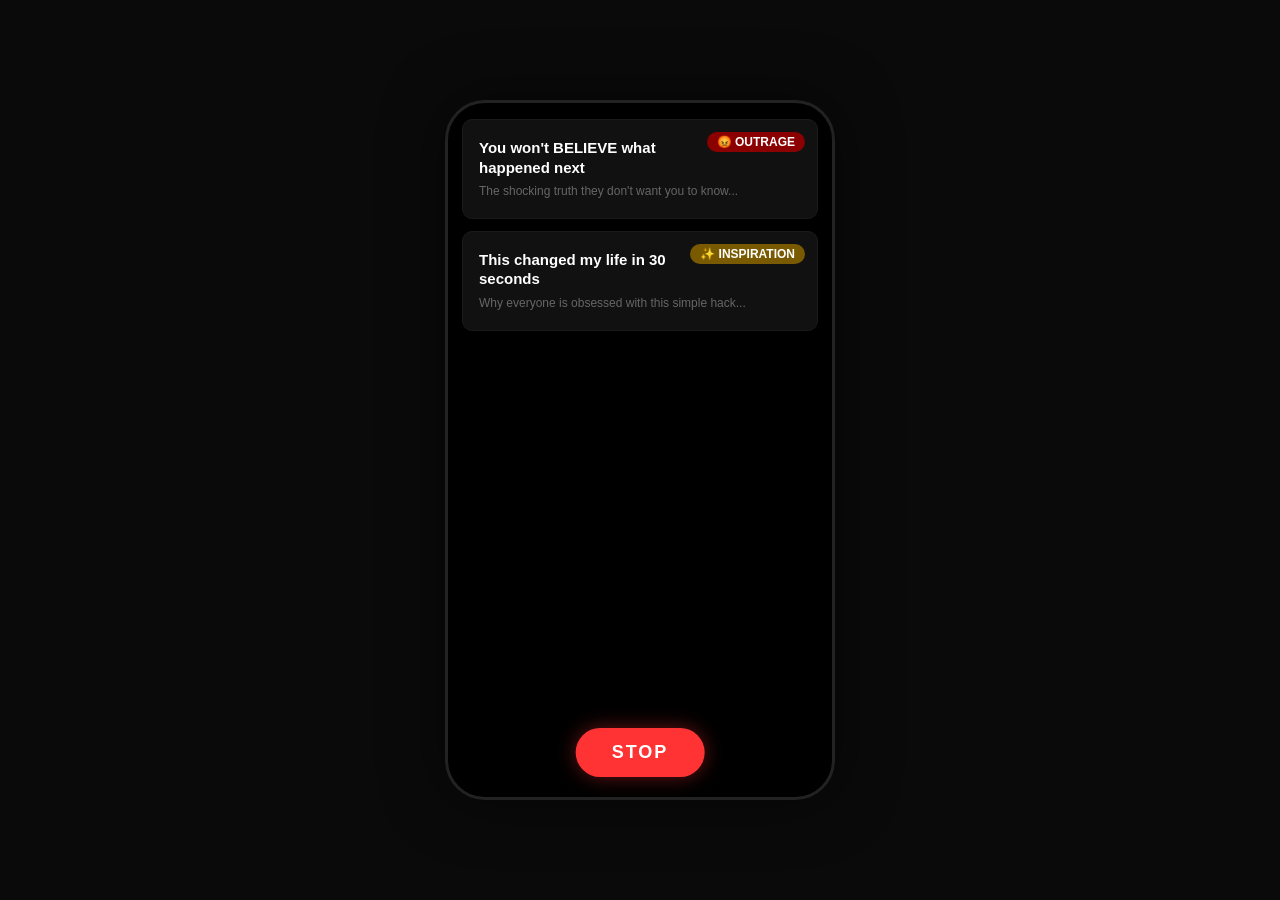
<file: feed-sim/index.html>
<!DOCTYPE html>
<html>
<head>
  <meta charset="UTF-8">
  <title>Feed Simulation</title>
  <style>
    * { margin: 0; padding: 0; box-sizing: border-box; }

    body {
      background: #0a0a0a;
      display: flex;
      justify-content: center;
      align-items: center;
      height: 100vh;
      font-family: Arial, sans-serif;
    }

    #phone-frame {
      width: 390px;
      height: 700px;
      background: #000;
      border-radius: 40px;
      overflow: hidden;
      position: relative;
      border: 3px solid #222;
      box-shadow: 0 0 60px #00000088;
    }

    #feed-container {
      height: 100%;
      overflow: hidden;
      padding: 16px 0 80px;
      position: relative;
    }

    .post-card {
      background: #111;
      margin: 0 14px 12px;
      padding: 18px 16px;
      border-radius: 10px;
      animation: slideUp 0.25s ease-out;
      position: relative;
      border: 1px solid #1a1a1a;
    }

    @keyframes slideUp {
      from { transform: translateY(60px); opacity: 0; }
      to   { transform: translateY(0);    opacity: 1; }
    }

    .sentiment-badge {
      position: absolute;
      top: 12px;
      right: 12px;
      padding: 3px 10px;
      border-radius: 20px;
      font-size: 12px;
      font-weight: bold;
      color: #fff;
      display: flex;
      align-items: center;
      gap: 4px;
    }

    .outrage     { background: #8b0000; }
    .anger       { background: #7a1a00; }
    .anxiety     { background: #2a2a6a; }
    .sadness     { background: #1a3a5c; }
    .envy        { background: #1a4a1a; }
    .inspiration { background: #7a5a00; }
    .joy         { background: #1a5a3a; }

    .post-title {
      font-size: 15px;
      font-weight: bold;
      color: #fff;
      margin-bottom: 6px;
      margin-right: 90px;
      line-height: 1.3;
    }

    .post-desc {
      font-size: 12px;
      color: #666;
      line-height: 1.4;
    }

    #stop-button {
      position: absolute;
      bottom: 20px;
      left: 50%;
      transform: translateX(-50%);
      background: #ff3333;
      color: #fff;
      border: none;
      padding: 14px 36px;
      font-size: 18px;
      font-weight: bold;
      border-radius: 30px;
      cursor: pointer;
      z-index: 10;
      letter-spacing: 2px;
      box-shadow: 0 0 20px #ff333366;
      transition: background 0.15s;
    }

    #stop-button:hover { background: #ff0000; }

    #session-complete {
      display: none;
      position: absolute;
      top: 50%;
      left: 50%;
      transform: translate(-50%, -50%);
      color: #ff3333;
      font-size: 26px;
      font-weight: bold;
      text-align: center;
      z-index: 20;
      background: rgba(0,0,0,0.92);
      padding: 30px 40px;
      border-radius: 16px;
      border: 2px solid #ff3333;
      letter-spacing: 2px;
      line-height: 1.6;
    }
  </style>
</head>
<body>
  <div id="phone-frame">
    <div id="feed-container"></div>
    <button id="stop-button">STOP</button>
    <div id="session-complete">SESSION<br>COMPLETE</div>
  </div>

  <script>
    const posts = [
      { title: "You won't BELIEVE what happened next",       desc: "The shocking truth they don't want you to know...",      sentiment: "outrage",     emoji: "😡" },
      { title: "This changed my life in 30 seconds",         desc: "Why everyone is obsessed with this simple hack...",      sentiment: "inspiration", emoji: "✨" },
      { title: "They're hiding this from you",               desc: "The mainstream media won't cover this story...",         sentiment: "anger",       emoji: "😡" },
      { title: "Watch before it gets deleted",               desc: "Controversial footage that's going viral right now...",  sentiment: "anxiety",     emoji: "😰" },
      { title: "I tried this trend and instantly regretted it", desc: "Don't make the same mistake I did...",               sentiment: "sadness",     emoji: "😢" },
      { title: "The REAL reason you're unhappy",             desc: "It's not your fault — it's the algorithm.",             sentiment: "outrage",     emoji: "😡" },
      { title: "She got everything I wanted by 22",          desc: "How she built her empire while I was scrolling...",     sentiment: "envy",        emoji: "🟢" },
      { title: "This puppy will make your day",              desc: "You won't stop smiling after seeing this...",           sentiment: "joy",         emoji: "😂" },
      { title: "What they found in the ocean is terrifying", desc: "Scientists are calling it unprecedented...",            sentiment: "anxiety",     emoji: "😰" },
      { title: "Wake up — it's worse than you think",        desc: "The data they don't want you to see...",               sentiment: "anger",       emoji: "😡" },
    ];

    let interval = 1000;
    let postIndex = 0;
    let timerId = null;
    let stopped = false;

    const feedContainer = document.getElementById("feed-container");
    const stopButton    = document.getElementById("stop-button");
    const complete      = document.getElementById("session-complete");

    function showNextPost() {
      if (stopped) return;

      const post = posts[postIndex % posts.length];
      const card = document.createElement("div");
      card.className = "post-card";
      card.innerHTML = `
        <div class="sentiment-badge ${post.sentiment}">${post.emoji} ${post.sentiment.toUpperCase()}</div>
        <div class="post-title">${post.title}</div>
        <div class="post-desc">${post.desc}</div>
      `;

      feedContainer.appendChild(card);
      feedContainer.scrollTop = feedContainer.scrollHeight;

      while (feedContainer.children.length > 6) {
        feedContainer.removeChild(feedContainer.firstChild);
      }

      postIndex++;
      interval = Math.max(interval * 0.75, 80);
      timerId = setTimeout(showNextPost, interval);
    }

    stopButton.addEventListener("click", () => {
      stopped = true;
      clearTimeout(timerId);
      stopButton.style.display = "none";
      complete.style.display = "block";
    });

    setTimeout(() => { if (!stopped) stopButton.click(); }, 20000);

    showNextPost();
  </script>
</body>
</html>
</file>
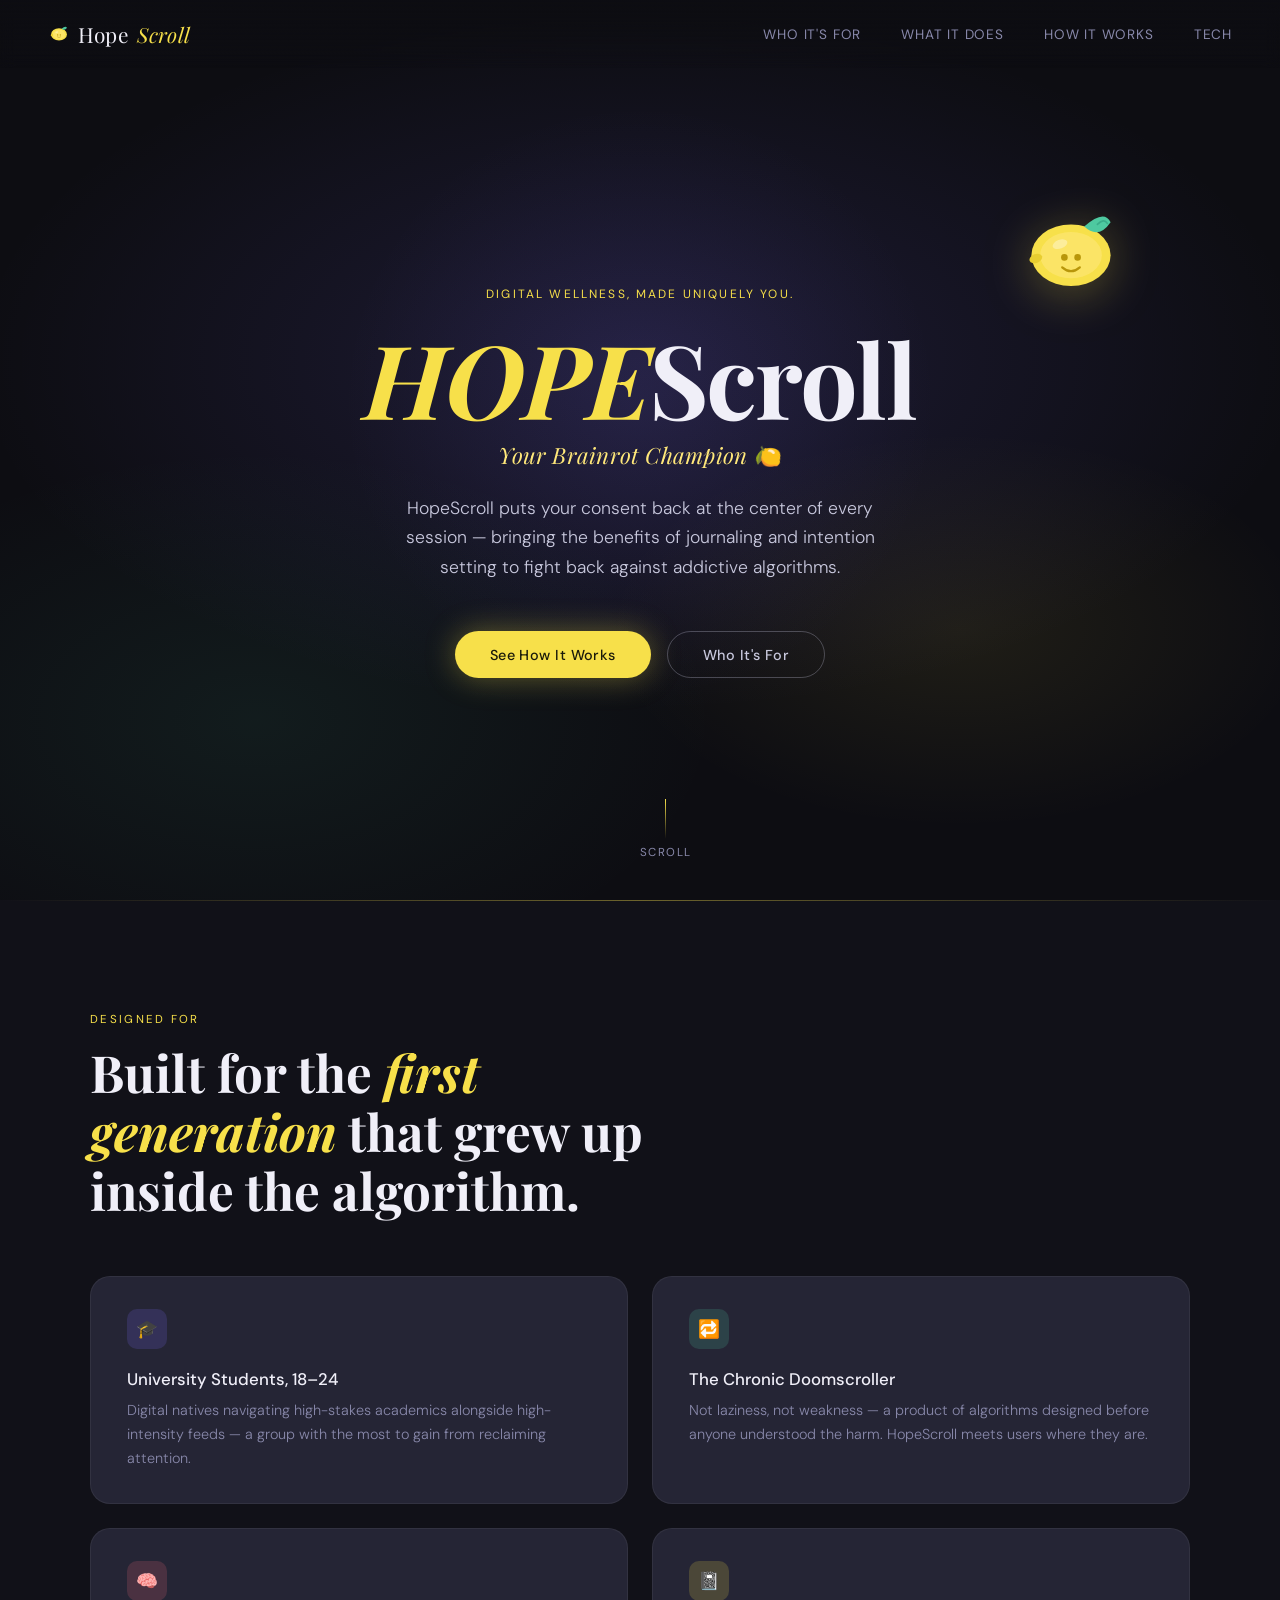
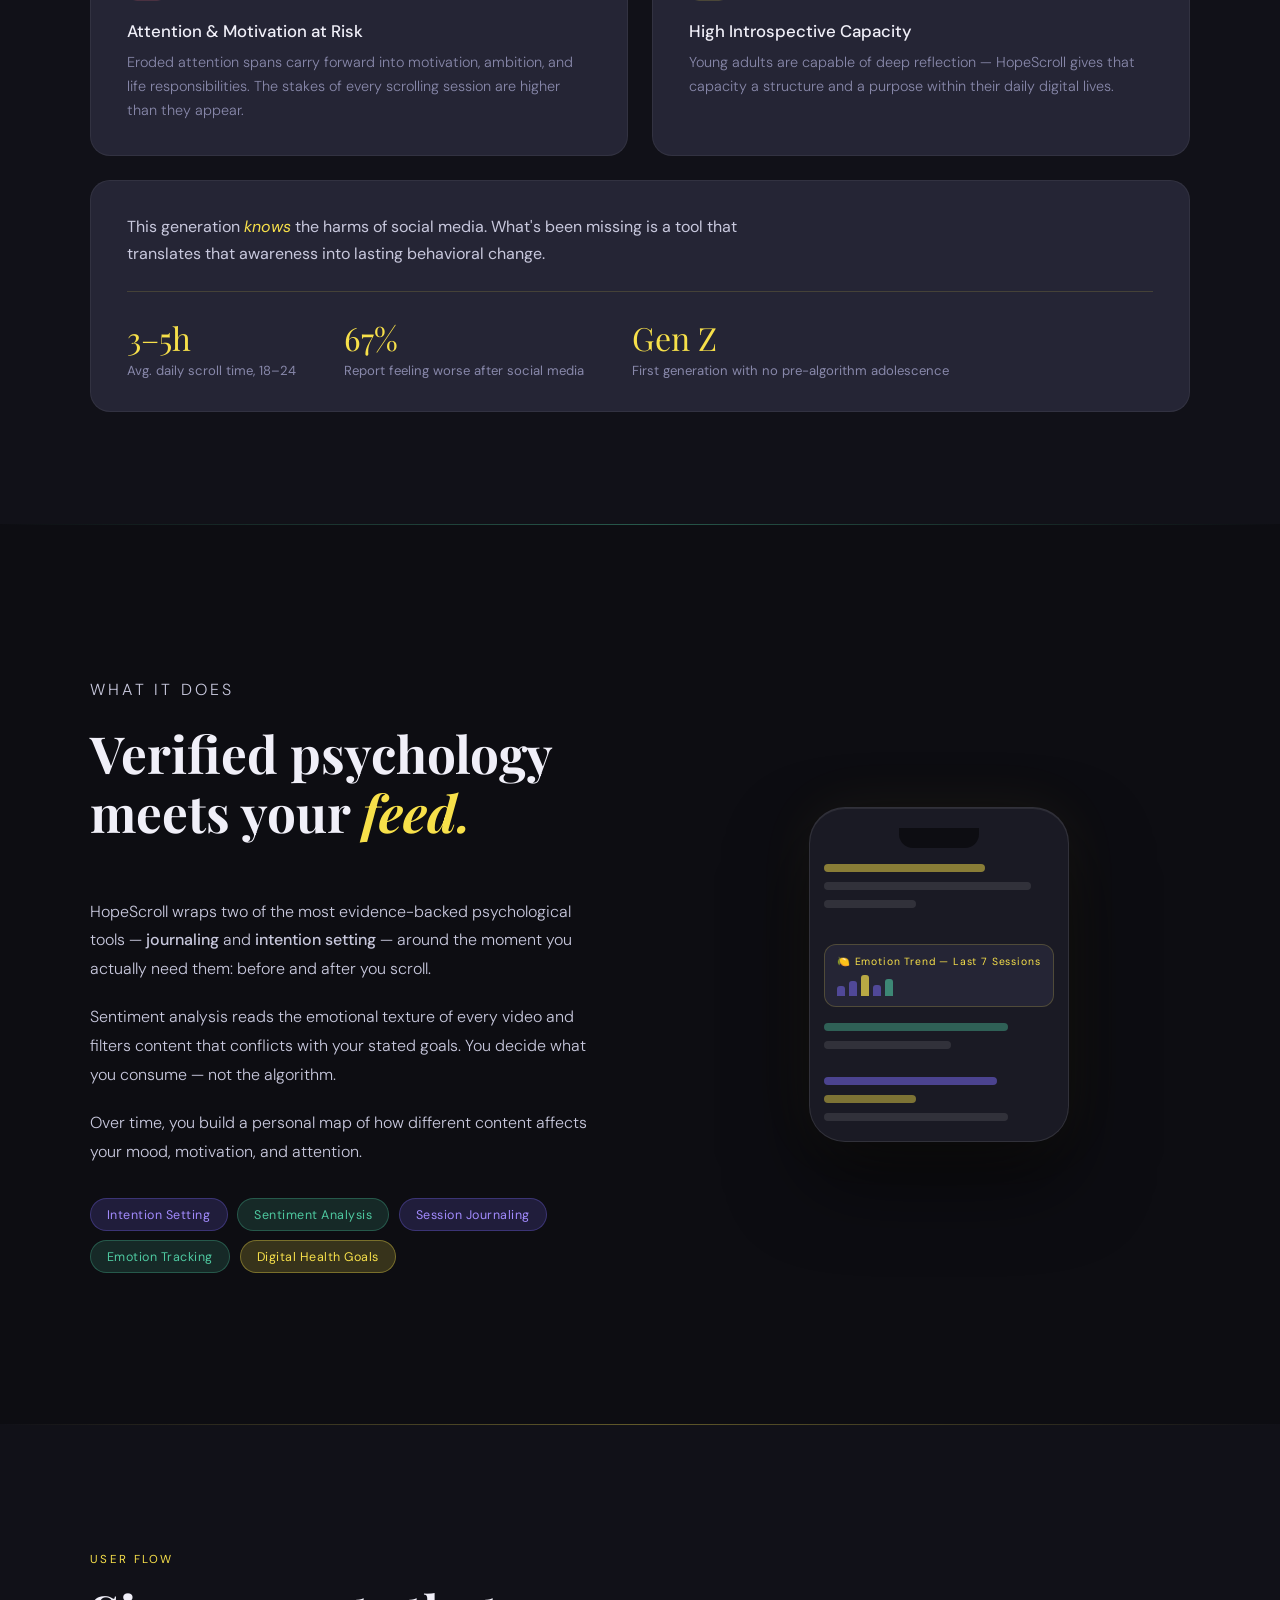
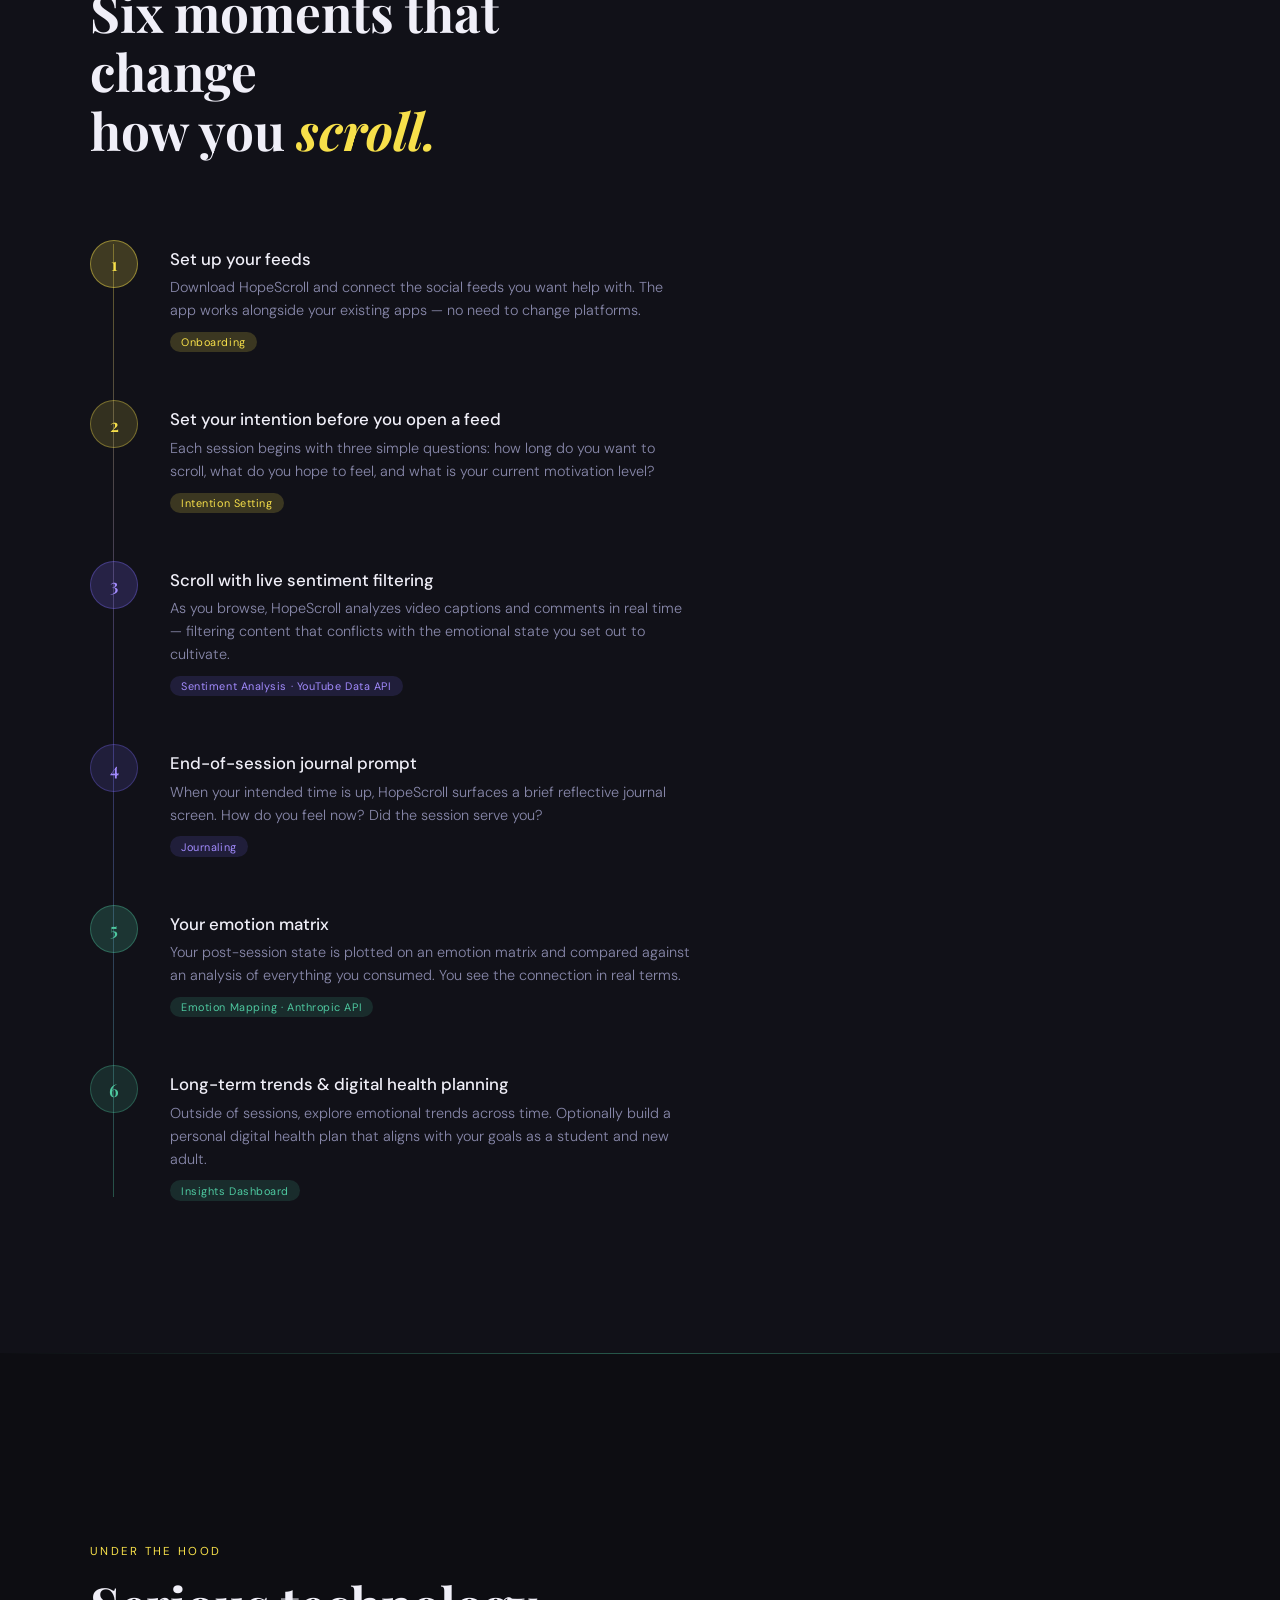
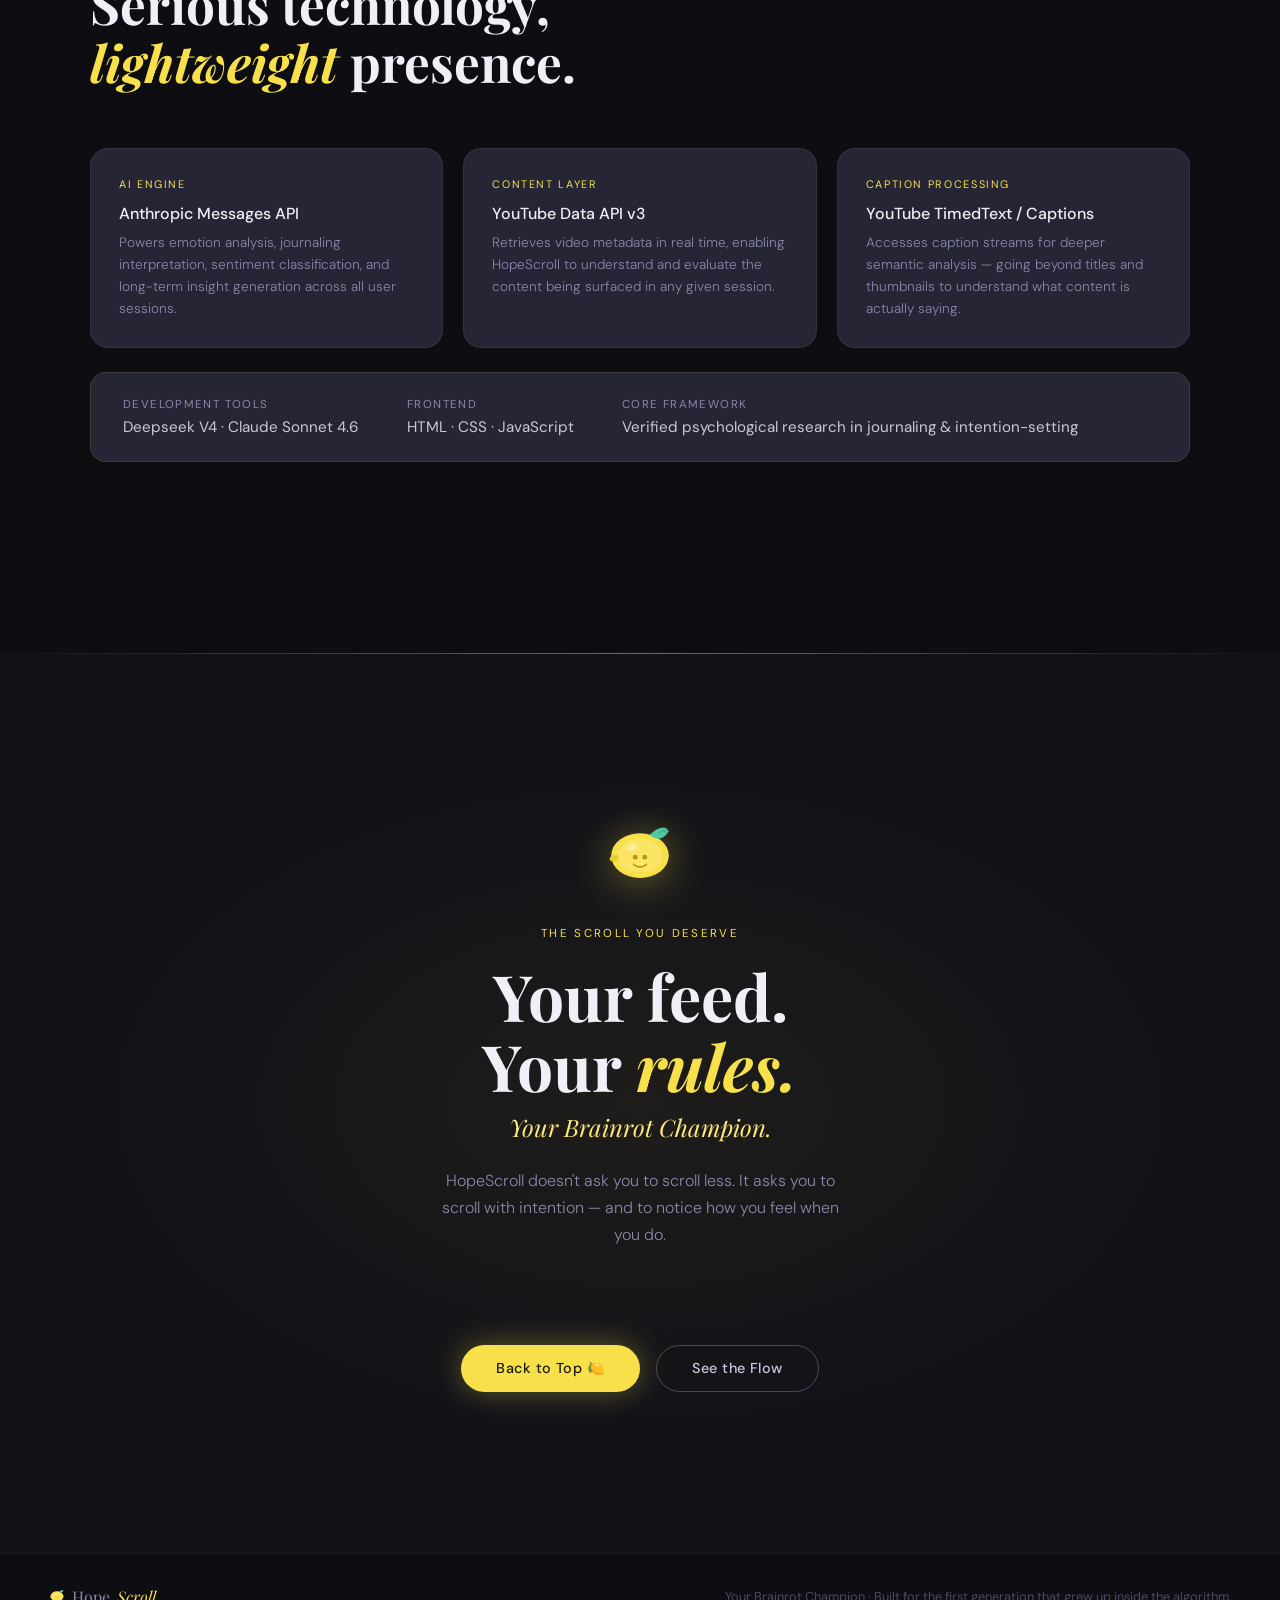
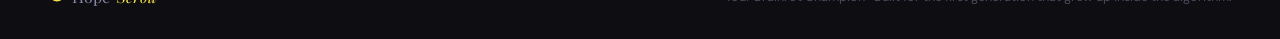
<file: hopescroll_pitch_site.html>
<!DOCTYPE html>
<html lang="en">
<head>
<meta charset="UTF-8">
<meta name="viewport" content="width=device-width, initial-scale=1.0">
<title>HopeScroll — Your Brainrot Champion</title>
<link href="https://fonts.googleapis.com/css2?family=Playfair+Display:ital,wght@0,400;0,600;1,400&family=DM+Sans:wght@300;400;500&display=swap" rel="stylesheet">
<style>
  *, *::before, *::after { margin: 0; padding: 0; box-sizing: border-box; }

  :root {
    --ink: #0d0d12;
    --ink2: #1a1a24;
    --ink3: #252535;
    --surface: #111118;
    --mist: #8888aa;
    --pale: #c8c8dd;
    --glow: #7c6cfa;
    --glow2: #a28bfe;
    --sage: #4ec9a0;
    --rose: #f0687a;
    --lemon: #f7e04a;
    --lemon2: #ffe87a;
    --lemon-dim: rgba(247,224,74,0.18);
    --lemon-glow: rgba(247,224,74,0.35);
    --amber: #f5b84a;
    --white: #f0eff8;
    --serif: 'Playfair Display', Georgia, serif;
    --sans: 'DM Sans', sans-serif;
  }

  html { scroll-behavior: smooth; }
  body { font-family: var(--sans); background: var(--ink); color: var(--white); overflow-x: hidden; cursor: default; }

  /* NAV */
  nav {
    position: fixed; top: 0; left: 0; right: 0; z-index: 100;
    display: flex; align-items: center; justify-content: space-between;
    padding: 1.25rem 3rem;
    background: linear-gradient(to bottom, rgba(13,13,18,0.95), transparent);
    backdrop-filter: blur(8px);
  }
  .nav-logo { font-family: var(--serif); font-size: 1.3rem; letter-spacing: 0.01em; color: var(--white); display: flex; align-items: center; gap: 0.5rem; }
  .nav-logo .logo-lemon { width: 22px; height: 22px; flex-shrink: 0; }
  .nav-logo span { color: var(--lemon); font-style: italic; }
  .nav-links { display: flex; gap: 2.5rem; }
  .nav-links a { text-decoration: none; color: var(--mist); font-size: 0.85rem; font-weight: 400; letter-spacing: 0.06em; text-transform: uppercase; transition: color 0.3s; }
  .nav-links a:hover { color: var(--lemon); }

  section { min-height: 100vh; position: relative; overflow: hidden; display: flex; align-items: center; }

  /* ── HERO ── */
  #hero { justify-content: center; flex-direction: column; text-align: center; padding: 8rem 2rem 4rem; }
  .hero-bg {
    position: absolute; inset: 0;
    background: radial-gradient(ellipse 80% 60% at 50% 40%, rgba(124,108,250,0.15) 0%, transparent 65%),
                radial-gradient(ellipse 50% 40% at 75% 70%, rgba(247,224,74,0.08) 0%, transparent 55%),
                radial-gradient(ellipse 60% 50% at 20% 80%, rgba(78,201,160,0.08) 0%, transparent 60%);
  }
  .hero-orb {
    position: absolute; width: 600px; height: 600px; border-radius: 50%;
    top: 50%; left: 50%; transform: translate(-50%, -58%);
    background: radial-gradient(circle, rgba(124,108,250,0.1), transparent 70%);
    animation: breathe 6s ease-in-out infinite;
  }
  @keyframes breathe {
    0%,100% { transform: translate(-50%, -58%) scale(1); opacity: 0.7; }
    50% { transform: translate(-50%, -58%) scale(1.12); opacity: 1; }
  }

  /* floating lemon mascot */
  .lemon-mascot {
    position: absolute;
    animation: floatLemon 5s ease-in-out infinite;
    filter: drop-shadow(0 8px 24px rgba(247,224,74,0.3));
    opacity: 0;
    animation: floatLemon 5s ease-in-out infinite, mascotEntrance 1s 1.5s ease forwards;
  }
  .lemon-mascot.hero-pos { width: 110px; top: 22%; right: 12%; }
  .lemon-mascot.small { width: 60px; }
  @keyframes floatLemon {
    0%,100% { transform: translateY(0) rotate(-8deg); }
    50% { transform: translateY(-16px) rotate(6deg); }
  }
  @keyframes mascotEntrance {
    from { opacity: 0; transform: translateY(20px) rotate(-8deg) scale(0.8); }
    to { opacity: 1; }
  }

  .hero-tag { font-size: 0.75rem; letter-spacing: 0.18em; text-transform: uppercase; color: var(--lemon); margin-bottom: 1.5rem; opacity: 0; animation: fadeUp 0.9s 0.3s ease forwards; }
  .hero-title { font-family: var(--serif); font-size: clamp(3.5rem, 8vw, 7.5rem); line-height: 1.02; letter-spacing: -0.02em; color: var(--white); opacity: 0; animation: fadeUp 1s 0.6s ease forwards; }
  .hero-title em { font-style: italic; color: var(--lemon); }
  .hero-tagline { margin-top: 0.6rem; font-family: var(--serif); font-style: italic; font-size: clamp(1rem, 2vw, 1.4rem); color: var(--lemon2); opacity: 0; animation: fadeUp 1s 0.85s ease forwards; letter-spacing: 0.01em; }
  .hero-sub { margin-top: 1.5rem; max-width: 500px; margin-left: auto; margin-right: auto; font-size: 1.1rem; font-weight: 300; color: var(--pale); line-height: 1.7; opacity: 0; animation: fadeUp 1s 1.0s ease forwards; }
  .hero-cta { margin-top: 3rem; display: inline-flex; gap: 1rem; flex-wrap: wrap; justify-content: center; opacity: 0; animation: fadeUp 1s 1.2s ease forwards; }

  .btn { font-family: var(--sans); font-size: 0.9rem; font-weight: 500; padding: 0.85rem 2.2rem; border-radius: 50px; cursor: pointer; text-decoration: none; transition: transform 0.25s, box-shadow 0.25s, background 0.25s; letter-spacing: 0.03em; display: inline-flex; align-items: center; gap: 0.5rem; }
  .btn-lemon { background: var(--lemon); color: #1a1a0a; border: none; box-shadow: 0 0 30px rgba(247,224,74,0.35); font-weight: 500; }
  .btn-lemon:hover { transform: translateY(-2px); box-shadow: 0 4px 40px rgba(247,224,74,0.55); }
  .btn-primary { background: var(--glow); color: #fff; border: none; box-shadow: 0 0 30px rgba(124,108,250,0.4); }
  .btn-primary:hover { transform: translateY(-2px); box-shadow: 0 4px 40px rgba(124,108,250,0.6); }
  .btn-ghost { background: transparent; color: var(--pale); border: 1px solid rgba(200,200,220,0.3); }
  .btn-ghost:hover { border-color: var(--lemon); color: var(--lemon); transform: translateY(-2px); }

  .scroll-hint { position: absolute; bottom: 2.5rem; left: 50%; transform: translateX(-50%); display: flex; flex-direction: column; align-items: center; gap: 0.4rem; color: var(--mist); font-size: 0.72rem; letter-spacing: 0.12em; text-transform: uppercase; opacity: 0; animation: fadeUp 1s 1.8s ease forwards; }
  .scroll-line { width: 1px; height: 40px; background: linear-gradient(to bottom, var(--lemon), transparent); animation: scrollPulse 2s ease-in-out infinite; }
  @keyframes scrollPulse { 0%,100% { opacity: 0.3; } 50% { opacity: 1; } }
  @keyframes fadeUp { from { opacity: 0; transform: translateY(28px); } to { opacity: 1; transform: translateY(0); } }

  /* ── FOR ── */
  #for { background: var(--surface); padding: 7rem 3rem; }
  #for::before { content: ''; position: absolute; top: 0; left: 0; right: 0; height: 1px; background: linear-gradient(to right, transparent, rgba(247,224,74,0.4), transparent); }

  .section-inner { max-width: 1100px; margin: 0 auto; width: 100%; }
  .section-label { font-size: 0.72rem; letter-spacing: 0.2em; text-transform: uppercase; color: var(--lemon); margin-bottom: 1rem; }
  .section-title { font-family: var(--serif); font-size: clamp(2rem, 4vw, 3.5rem); line-height: 1.15; color: var(--white); max-width: 560px; margin-bottom: 3.5rem; }
  .section-title em { font-style: italic; color: var(--lemon); }

  .for-grid { display: grid; grid-template-columns: 1fr 1fr; gap: 1.5rem; }
  .for-card { background: var(--ink3); border: 1px solid rgba(255,255,255,0.06); border-radius: 20px; padding: 2rem 2.25rem; transition: transform 0.35s, border-color 0.35s, box-shadow 0.35s; opacity: 0; transform: translateY(40px); }
  .for-card.visible { opacity: 1; transform: translateY(0); transition: opacity 0.7s ease, transform 0.7s ease, border-color 0.35s, box-shadow 0.35s; }
  .for-card:hover { transform: translateY(-4px) !important; border-color: rgba(247,224,74,0.3); box-shadow: 0 12px 40px rgba(247,224,74,0.08); }
  .for-card.wide { grid-column: 1 / -1; }
  .for-icon { width: 40px; height: 40px; border-radius: 10px; display: flex; align-items: center; justify-content: center; margin-bottom: 1.2rem; font-size: 1.1rem; }
  .for-icon.purple { background: rgba(124,108,250,0.18); }
  .for-icon.teal   { background: rgba(78,201,160,0.18); }
  .for-icon.rose   { background: rgba(240,104,122,0.18); }
  .for-icon.lemon  { background: var(--lemon-dim); }
  .for-card h3 { font-size: 1.05rem; font-weight: 500; color: var(--white); margin-bottom: 0.6rem; }
  .for-card p { font-size: 0.9rem; color: var(--mist); line-height: 1.65; font-weight: 300; }
  .stat-row { display: flex; gap: 3rem; margin-top: 1.5rem; padding-top: 1.5rem; border-top: 1px solid rgba(247,224,74,0.15); }
  .stat-item .num { font-family: var(--serif); font-size: 2rem; color: var(--lemon); }
  .stat-item .lbl { font-size: 0.82rem; color: var(--mist); margin-top: 0.2rem; }

  /* ── WHAT ── */
  #what { background: var(--ink); padding: 8rem 3rem; }
  #what::before { content: ''; position: absolute; top: 0; left: 0; right: 0; height: 1px; background: linear-gradient(to right, transparent, rgba(78,201,160,0.4), transparent); }
  .what-layout { display: grid; grid-template-columns: 1fr 1fr; gap: 6rem; align-items: center; }
  .what-text p { font-size: 1rem; color: var(--pale); line-height: 1.8; font-weight: 300; margin-bottom: 1.2rem; }
  .pill-row { display: flex; flex-wrap: wrap; gap: 0.6rem; margin-top: 2rem; }
  .pill { font-size: 0.78rem; padding: 0.45rem 1rem; border-radius: 50px; font-weight: 400; letter-spacing: 0.04em; }
  .pill.p { background: rgba(124,108,250,0.18); color: var(--glow2); border: 1px solid rgba(124,108,250,0.3); }
  .pill.t { background: rgba(78,201,160,0.15); color: var(--sage); border: 1px solid rgba(78,201,160,0.3); }
  .pill.l { background: var(--lemon-dim); color: var(--lemon); border: 1px solid rgba(247,224,74,0.35); }

  /* phone mockup */
  .phone-wrap { display: flex; justify-content: center; align-items: center; }
  .phone { width: 260px; background: var(--ink2); border-radius: 36px; border: 1.5px solid rgba(255,255,255,0.1); padding: 20px 14px; box-shadow: 0 40px 80px rgba(0,0,0,0.5), 0 0 60px rgba(247,224,74,0.06), inset 0 1px 0 rgba(255,255,255,0.08); position: relative; overflow: hidden; }
  .phone-notch { width: 80px; height: 20px; background: var(--ink); border-radius: 0 0 14px 14px; margin: 0 auto 16px; }
  .phone-screen { display: flex; flex-direction: column; gap: 10px; }
  .phone-bar { height: 8px; border-radius: 4px; background: rgba(255,255,255,0.1); animation: shimmer 3s ease-in-out infinite; }
  .phone-bar.accent { background: rgba(124,108,250,0.5); width: 60%; }
  .phone-bar.lemon-bar { background: rgba(247,224,74,0.5); width: 70%; }
  .phone-bar.sage { background: rgba(78,201,160,0.4); width: 80%; }
  .phone-bar.short { width: 40%; }
  .phone-card-mini { background: var(--ink3); border-radius: 12px; padding: 10px 12px; margin: 6px 0; border: 1px solid rgba(247,224,74,0.2); }
  .phone-card-mini .pct { font-size: 0.65rem; color: var(--lemon); margin-bottom: 4px; letter-spacing: 0.08em; }
  .phone-card-mini .bars { display: flex; gap: 4px; align-items: flex-end; height: 24px; }
  .phone-bar-v { width: 8px; border-radius: 3px 3px 0 0; background: rgba(124,108,250,0.5); animation: barGrow 2s ease-in-out infinite; }
  .phone-bar-v:nth-child(1) { height: 40%; }
  .phone-bar-v:nth-child(2) { height: 60%; animation-delay: 0.2s; }
  .phone-bar-v:nth-child(3) { height: 85%; animation-delay: 0.4s; background: rgba(247,224,74,0.7); }
  .phone-bar-v:nth-child(4) { height: 45%; animation-delay: 0.6s; }
  .phone-bar-v:nth-child(5) { height: 70%; animation-delay: 0.8s; background: rgba(78,201,160,0.6); }
  @keyframes barGrow { 0%,100% { opacity: 0.5; } 50% { opacity: 1; } }
  @keyframes shimmer { 0%,100% { opacity: 0.4; } 50% { opacity: 0.9; } }

  /* ── FLOW ── */
  #flow { background: var(--surface); padding: 8rem 3rem; }
  #flow::before { content: ''; position: absolute; top: 0; left: 0; right: 0; height: 1px; background: linear-gradient(to right, transparent, rgba(247,224,74,0.35), transparent); }
  .flow-steps { display: flex; flex-direction: column; gap: 0; position: relative; margin-top: 3rem; }
  .flow-line { position: absolute; left: 23px; top: 28px; bottom: 28px; width: 1px; background: linear-gradient(to bottom, var(--lemon), var(--glow), var(--sage)); opacity: 0.35; }
  .flow-step { display: flex; gap: 2rem; padding: 1.5rem 0; opacity: 0; transform: translateX(-30px); }
  .flow-step.visible { opacity: 1; transform: translateX(0); transition: opacity 0.6s ease, transform 0.6s ease; }
  .flow-num { width: 48px; height: 48px; border-radius: 50%; display: flex; align-items: center; justify-content: center; font-family: var(--serif); font-size: 1.1rem; font-weight: 600; flex-shrink: 0; position: relative; z-index: 1; }
  .flow-num.n1 { background: rgba(247,224,74,0.2); color: var(--lemon); border: 1px solid rgba(247,224,74,0.45); }
  .flow-num.n2 { background: rgba(247,224,74,0.15); color: var(--lemon); border: 1px solid rgba(247,224,74,0.35); }
  .flow-num.n3 { background: rgba(124,108,250,0.2); color: var(--glow2); border: 1px solid rgba(124,108,250,0.35); }
  .flow-num.n4 { background: rgba(124,108,250,0.15); color: var(--glow2); border: 1px solid rgba(124,108,250,0.3); }
  .flow-num.n5 { background: rgba(78,201,160,0.2); color: var(--sage); border: 1px solid rgba(78,201,160,0.35); }
  .flow-num.n6 { background: rgba(78,201,160,0.15); color: var(--sage); border: 1px solid rgba(78,201,160,0.3); }
  .flow-content { padding-top: 0.5rem; }
  .flow-content h3 { font-size: 1.05rem; font-weight: 500; color: var(--white); margin-bottom: 0.4rem; }
  .flow-content p { font-size: 0.9rem; color: var(--mist); line-height: 1.6; font-weight: 300; max-width: 520px; }
  .flow-tag { display: inline-block; font-size: 0.68rem; padding: 0.2rem 0.7rem; border-radius: 50px; margin-top: 0.6rem; letter-spacing: 0.05em; }
  .flow-tag.t1 { background: var(--lemon-dim); color: var(--lemon); }
  .flow-tag.t2 { background: rgba(124,108,250,0.15); color: var(--glow2); }
  .flow-tag.t3 { background: rgba(78,201,160,0.15); color: var(--sage); }

  /* ── TECH ── */
  #tech { background: var(--ink); padding: 8rem 3rem; }
  #tech::before { content: ''; position: absolute; top: 0; left: 0; right: 0; height: 1px; background: linear-gradient(to right, transparent, rgba(78,201,160,0.4), transparent); }
  .tech-grid { display: grid; grid-template-columns: repeat(3, 1fr); gap: 1.25rem; margin-top: 3rem; }
  .tech-card { background: var(--ink3); border: 1px solid rgba(255,255,255,0.06); border-radius: 18px; padding: 1.75rem; transition: transform 0.35s, border-color 0.35s; opacity: 0; transform: translateY(30px); }
  .tech-card.visible { opacity: 1; transform: translateY(0); transition: opacity 0.6s ease, transform 0.6s ease, border-color 0.35s; }
  .tech-card:hover { transform: translateY(-3px) !important; border-color: rgba(247,224,74,0.3); box-shadow: 0 8px 30px rgba(247,224,74,0.06); }
  .tech-card .tc-label { font-size: 0.68rem; letter-spacing: 0.15em; text-transform: uppercase; color: var(--lemon); margin-bottom: 0.75rem; }
  .tech-card h3 { font-size: 1rem; font-weight: 500; color: var(--white); margin-bottom: 0.5rem; }
  .tech-card p { font-size: 0.85rem; color: var(--mist); line-height: 1.6; font-weight: 300; }
  .dev-credit { margin-top: 1.5rem; padding: 1.5rem 2rem; background: var(--ink3); border: 1px solid rgba(247,224,74,0.12); border-radius: 16px; display: flex; gap: 3rem; flex-wrap: wrap; }
  .dev-item .dc-label { font-size: 0.72rem; letter-spacing: 0.12em; text-transform: uppercase; color: var(--mist); margin-bottom: 0.3rem; }
  .dev-item .dc-val { font-size: 0.95rem; font-weight: 400; color: var(--pale); }

  /* ── CTA ── */
  #cta { background: var(--surface); padding: 8rem 3rem; justify-content: center; flex-direction: column; text-align: center; }
  #cta::before { content: ''; position: absolute; top: 0; left: 0; right: 0; height: 1px; background: linear-gradient(to right, transparent, rgba(247,224,74,0.45), transparent); }
  .cta-bg { position: absolute; inset: 0; background: radial-gradient(ellipse 70% 60% at 50% 50%, rgba(247,224,74,0.06) 0%, transparent 65%); }
  .cta-eyebrow { font-size: 0.72rem; letter-spacing: 0.2em; text-transform: uppercase; color: var(--lemon); margin-bottom: 1.25rem; }
  .cta-title { font-family: var(--serif); font-size: clamp(2.5rem, 5vw, 5rem); line-height: 1.1; color: var(--white); margin-bottom: 0.6rem; }
  .cta-title em { font-style: italic; color: var(--lemon); }
  .cta-champion { font-family: var(--serif); font-style: italic; font-size: clamp(1.1rem, 2vw, 1.5rem); color: var(--lemon2); opacity: 0.8; margin-bottom: 1.5rem; }
  .cta-sub { font-size: 1rem; color: var(--mist); font-weight: 300; max-width: 420px; margin: 0 auto 3rem; line-height: 1.7; }
  .cta-lemon { margin: 0 auto 2rem; display: block; width: 80px; filter: drop-shadow(0 4px 20px rgba(247,224,74,0.4)); animation: floatLemon 4s ease-in-out infinite; }

  footer { padding: 2rem 3rem; border-top: 1px solid rgba(255,255,255,0.06); display: flex; justify-content: space-between; align-items: center; flex-wrap: wrap; gap: 1rem; }
  footer .fl { font-family: var(--serif); font-size: 1rem; color: var(--mist); display: flex; align-items: center; gap: 0.4rem; }
  footer .fl span { color: var(--lemon); font-style: italic; }
  footer .fr { font-size: 0.8rem; color: rgba(136,136,170,0.5); }

  .reveal { opacity: 0; transform: translateY(30px); transition: opacity 0.8s ease, transform 0.8s ease; }
  .reveal.visible { opacity: 1; transform: translateY(0); }

  #progress { position: fixed; top: 0; left: 0; height: 2px; background: linear-gradient(to right, var(--lemon), var(--glow), var(--sage)); z-index: 200; width: 0%; transition: width 0.1s linear; }

  @media (max-width: 768px) {
    nav { padding: 1rem 1.5rem; }
    .nav-links { display: none; }
    .lemon-mascot.hero-pos { width: 70px; right: 4%; top: 28%; }
    #for, #what, #flow, #tech, #cta { padding: 5rem 1.5rem; }
    .for-grid { grid-template-columns: 1fr; }
    .for-card.wide { grid-column: auto; }
    .what-layout { grid-template-columns: 1fr; gap: 3rem; }
    .tech-grid { grid-template-columns: 1fr; }
    .dev-credit { gap: 1.5rem; }
    .stat-row { flex-direction: column; gap: 1rem; }
    footer { flex-direction: column; text-align: center; }
  }
</style>
</head>
<body>

<div id="progress"></div>

<!-- LEMON SVG DEFINITION (reused inline) -->
<svg style="display:none">
  <symbol id="lemon-icon" viewBox="0 0 100 100">
    <ellipse cx="50" cy="52" rx="36" ry="28" fill="#f7e04a"/>
    <ellipse cx="50" cy="52" rx="28" ry="21" fill="#ffe87a" opacity="0.6"/>
    <!-- leaf -->
    <path d="M62 26 Q80 10 86 22 Q75 38 62 26Z" fill="#4ec9a0"/>
    <path d="M74 24 Q80 18 83 23" stroke="#3aad8a" stroke-width="1.5" fill="none" stroke-linecap="round"/>
    <!-- tip -->
    <ellipse cx="18" cy="55" rx="6" ry="4" fill="#e8ce30" transform="rotate(-20,18,55)"/>
    <!-- shine -->
    <ellipse cx="40" cy="42" rx="7" ry="4" fill="white" opacity="0.35" transform="rotate(-20,40,42)"/>
    <!-- face -->
    <circle cx="44" cy="54" r="3" fill="#b8960a"/>
    <circle cx="56" cy="54" r="3" fill="#b8960a"/>
    <path d="M42 63 Q50 70 58 63" stroke="#b8960a" stroke-width="2" fill="none" stroke-linecap="round"/>
  </symbol>
</svg>

<nav>
  <div class="nav-logo">
    <svg class="logo-lemon" viewBox="0 0 100 100"><use href="#lemon-icon"/></svg>
    Hope<span>Scroll</span>
  </div>
  <div class="nav-links">
    <a href="#for">Who It's For</a>
    <a href="#what">What It Does</a>
    <a href="#flow">How It Works</a>
    <a href="#tech">Tech</a>
  </div>
</nav>

<!-- ── HERO ── -->
<section id="hero">
  <div class="hero-bg"></div>
  <div class="hero-orb"></div>

  <svg class="lemon-mascot hero-pos" viewBox="0 0 100 100"><use href="#lemon-icon"/></svg>

  <div class="hero-tag">Digital wellness, made uniquely you.</div>
  <h1 class="hero-title"><em>HOPE</em>Scroll</h1>
  <p class="hero-tagline">Your Brainrot Champion 🍋</p>
  <p class="hero-sub">HopeScroll puts your consent back at the center of every session — bringing the benefits of journaling and intention setting to fight back against addictive algorithms.</p>
  <div class="hero-cta">
    <a href="#flow" class="btn btn-lemon">See How It Works</a>
    <a href="#for" class="btn btn-ghost">Who It's For</a>
  </div>
  <div class="scroll-hint">
    <div class="scroll-line"></div>
    <span>Scroll</span>
  </div>
</section>

<!-- ── FOR ── -->
<section id="for">
  <div class="section-inner">
    <p class="section-label reveal">Designed for</p>
    <h2 class="section-title reveal">Built for the <em>first generation</em> that grew up inside the algorithm.</h2>
    <div class="for-grid">
      <div class="for-card" data-delay="0">
        <div class="for-icon purple">🎓</div>
        <h3>University Students, 18–24</h3>
        <p>Digital natives navigating high-stakes academics alongside high-intensity feeds — a group with the most to gain from reclaiming attention.</p>
      </div>
      <div class="for-card" data-delay="150">
        <div class="for-icon teal">🔁</div>
        <h3>The Chronic Doomscroller</h3>
        <p>Not laziness, not weakness — a product of algorithms designed before anyone understood the harm. HopeScroll meets users where they are.</p>
      </div>
      <div class="for-card" data-delay="300">
        <div class="for-icon rose">🧠</div>
        <h3>Attention & Motivation at Risk</h3>
        <p>Eroded attention spans carry forward into motivation, ambition, and life responsibilities. The stakes of every scrolling session are higher than they appear.</p>
      </div>
      <div class="for-card" data-delay="450">
        <div class="for-icon lemon">📓</div>
        <h3>High Introspective Capacity</h3>
        <p>Young adults are capable of deep reflection — HopeScroll gives that capacity a structure and a purpose within their daily digital lives.</p>
      </div>
      <div class="for-card wide" data-delay="550">
        <p style="color: var(--pale); font-size: 1rem; font-weight: 400; line-height: 1.7; max-width: 680px;">This generation <em style="color: var(--lemon);">knows</em> the harms of social media. What's been missing is a tool that translates that awareness into lasting behavioral change.</p>
        <div class="stat-row">
          <div class="stat-item"><div class="num">3–5h</div><div class="lbl">Avg. daily scroll time, 18–24</div></div>
          <div class="stat-item"><div class="num">67%</div><div class="lbl">Report feeling worse after social media</div></div>
          <div class="stat-item"><div class="num">Gen Z</div><div class="lbl">First generation with no pre-algorithm adolescence</div></div>
        </div>
      </div>
    </div>
  </div>
</section>

<!-- ── WHAT ── -->
<section id="what">
  <div class="section-inner">
    <div class="what-layout">
      <div class="what-text">
        <p class="section-label reveal">What it does</p>
        <h2 class="section-title reveal" style="max-width: 100%;">Verified psychology<br>meets your <em>feed.</em></h2>
        <p class="reveal">HopeScroll wraps two of the most evidence-backed psychological tools — <strong style="color: var(--pale); font-weight: 500;">journaling</strong> and <strong style="color: var(--pale); font-weight: 500;">intention setting</strong> — around the moment you actually need them: before and after you scroll.</p>
        <p class="reveal">Sentiment analysis reads the emotional texture of every video and filters content that conflicts with your stated goals. You decide what you consume — not the algorithm.</p>
        <p class="reveal">Over time, you build a personal map of how different content affects your mood, motivation, and attention.</p>
        <div class="pill-row reveal">
          <span class="pill p">Intention Setting</span>
          <span class="pill t">Sentiment Analysis</span>
          <span class="pill p">Session Journaling</span>
          <span class="pill t">Emotion Tracking</span>
          <span class="pill l">Digital Health Goals</span>
        </div>
      </div>
      <div class="phone-wrap reveal">
        <div class="phone">
          <div class="phone-notch"></div>
          <div class="phone-screen">
            <div class="phone-bar lemon-bar"></div>
            <div class="phone-bar" style="width: 90%;"></div>
            <div class="phone-bar short"></div>
            <div style="height: 10px;"></div>
            <div class="phone-card-mini">
              <div class="pct">🍋 Emotion Trend — Last 7 Sessions</div>
              <div class="bars">
                <div class="phone-bar-v"></div>
                <div class="phone-bar-v"></div>
                <div class="phone-bar-v"></div>
                <div class="phone-bar-v"></div>
                <div class="phone-bar-v"></div>
              </div>
            </div>
            <div class="phone-bar sage"></div>
            <div class="phone-bar" style="width: 55%;"></div>
            <div style="height: 8px;"></div>
            <div class="phone-bar accent" style="width: 75%;"></div>
            <div class="phone-bar short" style="background: rgba(247,224,74,0.45);"></div>
            <div class="phone-bar" style="width: 80%;"></div>
          </div>
        </div>
      </div>
    </div>
  </div>
</section>

<!-- ── FLOW ── -->
<section id="flow">
  <div class="section-inner">
    <p class="section-label reveal">User flow</p>
    <h2 class="section-title reveal">Six moments that change<br>how you <em>scroll.</em></h2>
    <div class="flow-steps">
      <div class="flow-line"></div>

      <div class="flow-step" data-delay="0">
        <div class="flow-num n1">1</div>
        <div class="flow-content">
          <h3>Set up your feeds</h3>
          <p>Download HopeScroll and connect the social feeds you want help with. The app works alongside your existing apps — no need to change platforms.</p>
          <span class="flow-tag t1">Onboarding</span>
        </div>
      </div>

      <div class="flow-step" data-delay="150">
        <div class="flow-num n2">2</div>
        <div class="flow-content">
          <h3>Set your intention before you open a feed</h3>
          <p>Each session begins with three simple questions: how long do you want to scroll, what do you hope to feel, and what is your current motivation level?</p>
          <span class="flow-tag t1">Intention Setting</span>
        </div>
      </div>

      <div class="flow-step" data-delay="300">
        <div class="flow-num n3">3</div>
        <div class="flow-content">
          <h3>Scroll with live sentiment filtering</h3>
          <p>As you browse, HopeScroll analyzes video captions and comments in real time — filtering content that conflicts with the emotional state you set out to cultivate.</p>
          <span class="flow-tag t2">Sentiment Analysis · YouTube Data API</span>
        </div>
      </div>

      <div class="flow-step" data-delay="450">
        <div class="flow-num n4">4</div>
        <div class="flow-content">
          <h3>End-of-session journal prompt</h3>
          <p>When your intended time is up, HopeScroll surfaces a brief reflective journal screen. How do you feel now? Did the session serve you?</p>
          <span class="flow-tag t2">Journaling</span>
        </div>
      </div>

      <div class="flow-step" data-delay="600">
        <div class="flow-num n5">5</div>
        <div class="flow-content">
          <h3>Your emotion matrix</h3>
          <p>Your post-session state is plotted on an emotion matrix and compared against an analysis of everything you consumed. You see the connection in real terms.</p>
          <span class="flow-tag t3">Emotion Mapping · Anthropic API</span>
        </div>
      </div>

      <div class="flow-step" data-delay="750">
        <div class="flow-num n6">6</div>
        <div class="flow-content">
          <h3>Long-term trends & digital health planning</h3>
          <p>Outside of sessions, explore emotional trends across time. Optionally build a personal digital health plan that aligns with your goals as a student and new adult.</p>
          <span class="flow-tag t3">Insights Dashboard</span>
        </div>
      </div>

    </div>
  </div>
</section>

<!-- ── TECH ── -->
<section id="tech">
  <div class="section-inner">
    <p class="section-label reveal">Under the hood</p>
    <h2 class="section-title reveal">Serious technology,<br><em>lightweight</em> presence.</h2>
    <div class="tech-grid">
      <div class="tech-card" data-delay="0">
        <div class="tc-label">AI Engine</div>
        <h3>Anthropic Messages API</h3>
        <p>Powers emotion analysis, journaling interpretation, sentiment classification, and long-term insight generation across all user sessions.</p>
      </div>
      <div class="tech-card" data-delay="150">
        <div class="tc-label">Content Layer</div>
        <h3>YouTube Data API v3</h3>
        <p>Retrieves video metadata in real time, enabling HopeScroll to understand and evaluate the content being surfaced in any given session.</p>
      </div>
      <div class="tech-card" data-delay="300">
        <div class="tc-label">Caption Processing</div>
        <h3>YouTube TimedText / Captions</h3>
        <p>Accesses caption streams for deeper semantic analysis — going beyond titles and thumbnails to understand what content is actually saying.</p>
      </div>
    </div>
    <div class="dev-credit reveal">
      <div class="dev-item"><div class="dc-label">Development Tools</div><div class="dc-val">Deepseek V4 · Claude Sonnet 4.6</div></div>
      <div class="dev-item"><div class="dc-label">Frontend</div><div class="dc-val">HTML · CSS · JavaScript</div></div>
      <div class="dev-item"><div class="dc-label">Core Framework</div><div class="dc-val">Verified psychological research in journaling & intention-setting</div></div>
    </div>
  </div>
</section>

<!-- ── CTA ── -->
<section id="cta">
  <div class="cta-bg"></div>
  <svg class="cta-lemon" viewBox="0 0 100 100"><use href="#lemon-icon"/></svg>
  <div class="cta-eyebrow reveal">The scroll you deserve</div>
  <h2 class="cta-title reveal">Your feed.<br>Your <em>rules.</em></h2>
  <p class="cta-champion reveal">Your Brainrot Champion.</p>
  <p class="cta-sub reveal">HopeScroll doesn't ask you to scroll less. It asks you to scroll with intention — and to notice how you feel when you do.</p>
  <div class="hero-cta reveal">
    <a href="#hero" class="btn btn-lemon">Back to Top 🍋</a>
    <a href="#flow" class="btn btn-ghost">See the Flow</a>
  </div>
</section>

<footer>
  <div class="fl">
    <svg style="width:18px;height:18px" viewBox="0 0 100 100"><use href="#lemon-icon"/></svg>
    Hope<span>Scroll</span>
  </div>
  <div class="fr">Your Brainrot Champion · Built for the first generation that grew up inside the algorithm.</div>
</footer>

<script>
  const bar = document.getElementById('progress');
  window.addEventListener('scroll', () => {
    const scrolled = window.scrollY;
    const total = document.body.scrollHeight - window.innerHeight;
    bar.style.width = (scrolled / total * 100) + '%';
  });

  const observer = new IntersectionObserver((entries) => {
    entries.forEach(entry => {
      if (entry.isIntersecting) {
        const el = entry.target;
        const delay = el.dataset.delay ? parseInt(el.dataset.delay) : 0;
        setTimeout(() => el.classList.add('visible'), delay);
        observer.unobserve(el);
      }
    });
  }, { threshold: 0.15 });

  document.querySelectorAll('.reveal, .for-card, .tech-card, .flow-step').forEach(el => observer.observe(el));

  window.addEventListener('scroll', () => {
    const orb = document.querySelector('.hero-orb');
    if (orb) orb.style.transform = `translate(-50%, calc(-58% + ${window.scrollY * 0.2}px))`;
  });
</script>
</body>
</html>
</file>
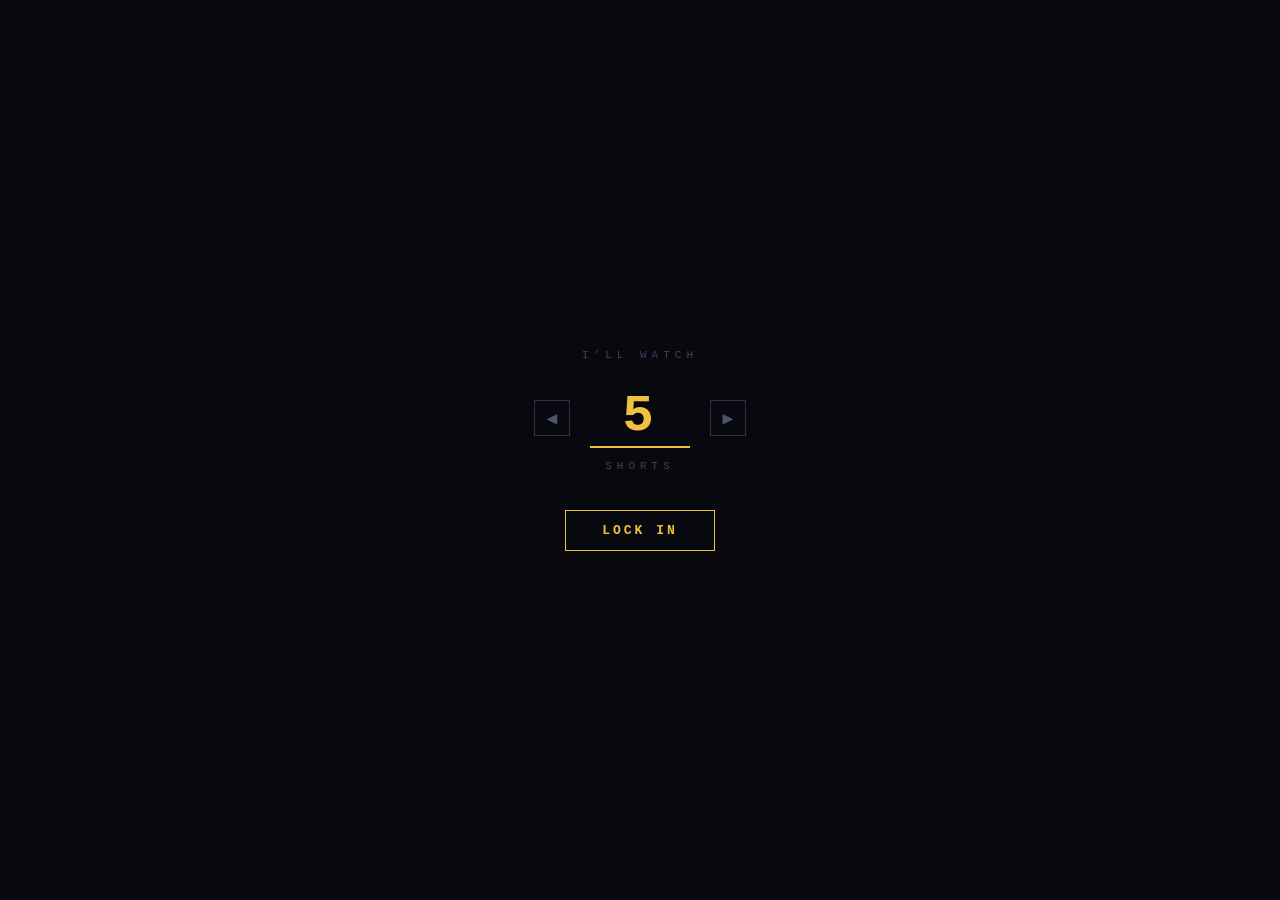
<file: extension/intention/intention.html>
<!DOCTYPE html>
<html>
<head>
  <meta charset="UTF-8">
  <link rel="stylesheet" href="intention.css">
</head>
<body>
  <div id="step-0" class="step active">
    <div class="prompt-label">I'LL WATCH</div>
    <div class="count-row">
      <button class="count-btn" id="count-dec">◀</button>
      <input type="number" id="short-count" value="5" min="1" max="99">
      <button class="count-btn" id="count-inc">▶</button>
    </div>
    <div class="prompt-label">SHORTS</div>
    <button id="lock-in">LOCK IN</button>
  </div>

  <div id="step-1" class="step">
    <div class="prompt-label">I WANT TO FEEL</div>
    <div class="selected-display" id="selected-1">—</div>
    <div class="spectrum" id="spectrum-1">
      <div class="axis-label top">ACTIVATED</div>
      <div class="axis-label bottom">DEACTIVATED</div>
      <div class="axis-label left">UNPLEASANT</div>
      <div class="axis-label right">PLEASANT</div>
      <div class="crosshair-h"></div>
      <div class="crosshair-v"></div>
      <div class="cursor" id="cursor-1"></div>
    </div>
    <button id="begin-session" disabled>BEGIN SESSION</button>
  </div>

  <script src="../storage.js"></script>
  <script src="intention.js"></script>
</body>
</html>
</file>
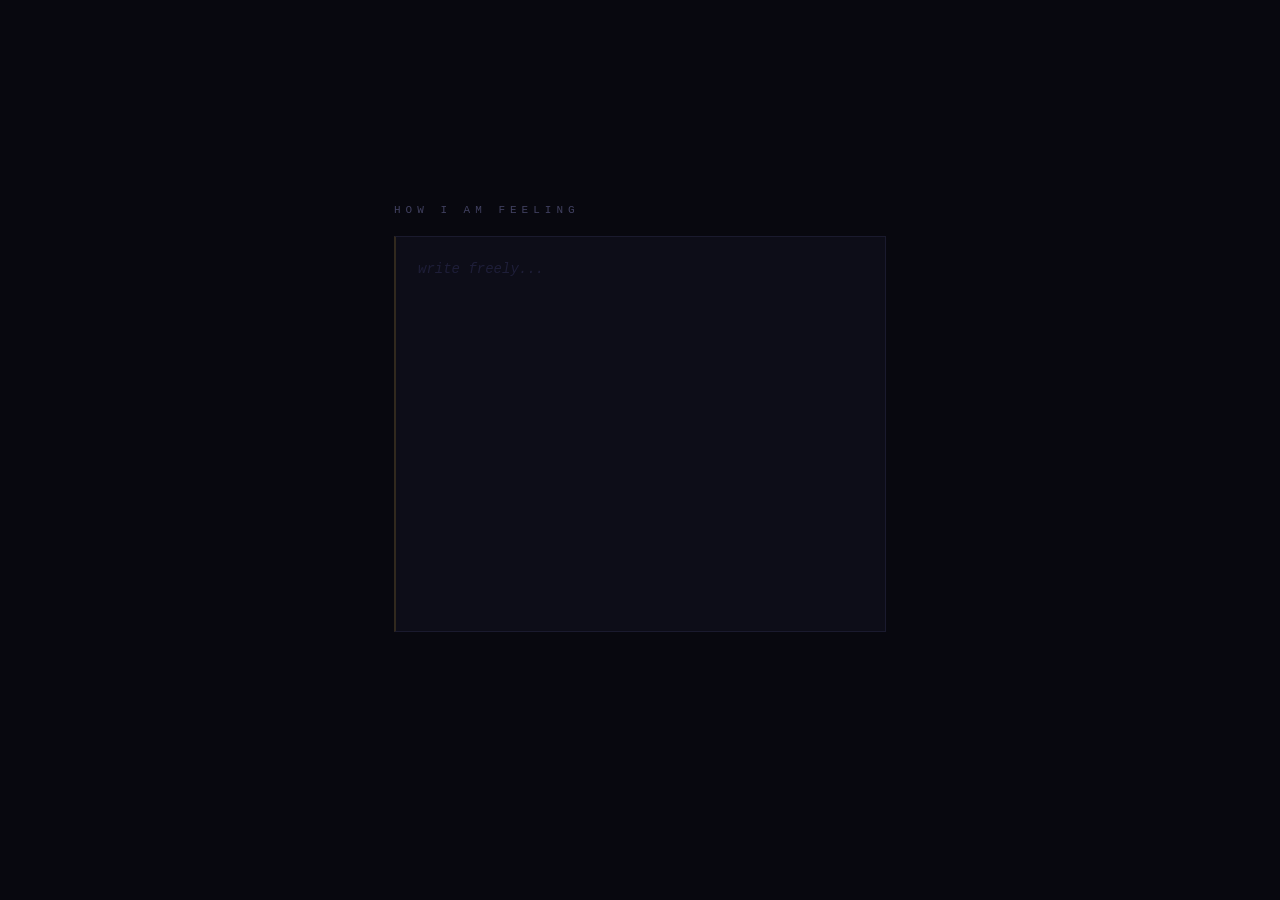
<file: extension/journal/journal.html>
<!DOCTYPE html>
<html>
<head>
  <meta charset="UTF-8">
  <link rel="stylesheet" href="journal.css">
</head>
<body>
  <div class="step active">
    <div class="prompt-label">HOW I AM FEELING</div>
    <textarea id="journal-notes" placeholder="write freely..."></textarea>
    <button id="see-lemon" disabled>SEE YOUR LEMON</button>
  </div>
  <script src="../storage.js"></script>
  <script src="journal.js"></script>
</body>
</html>
</file>
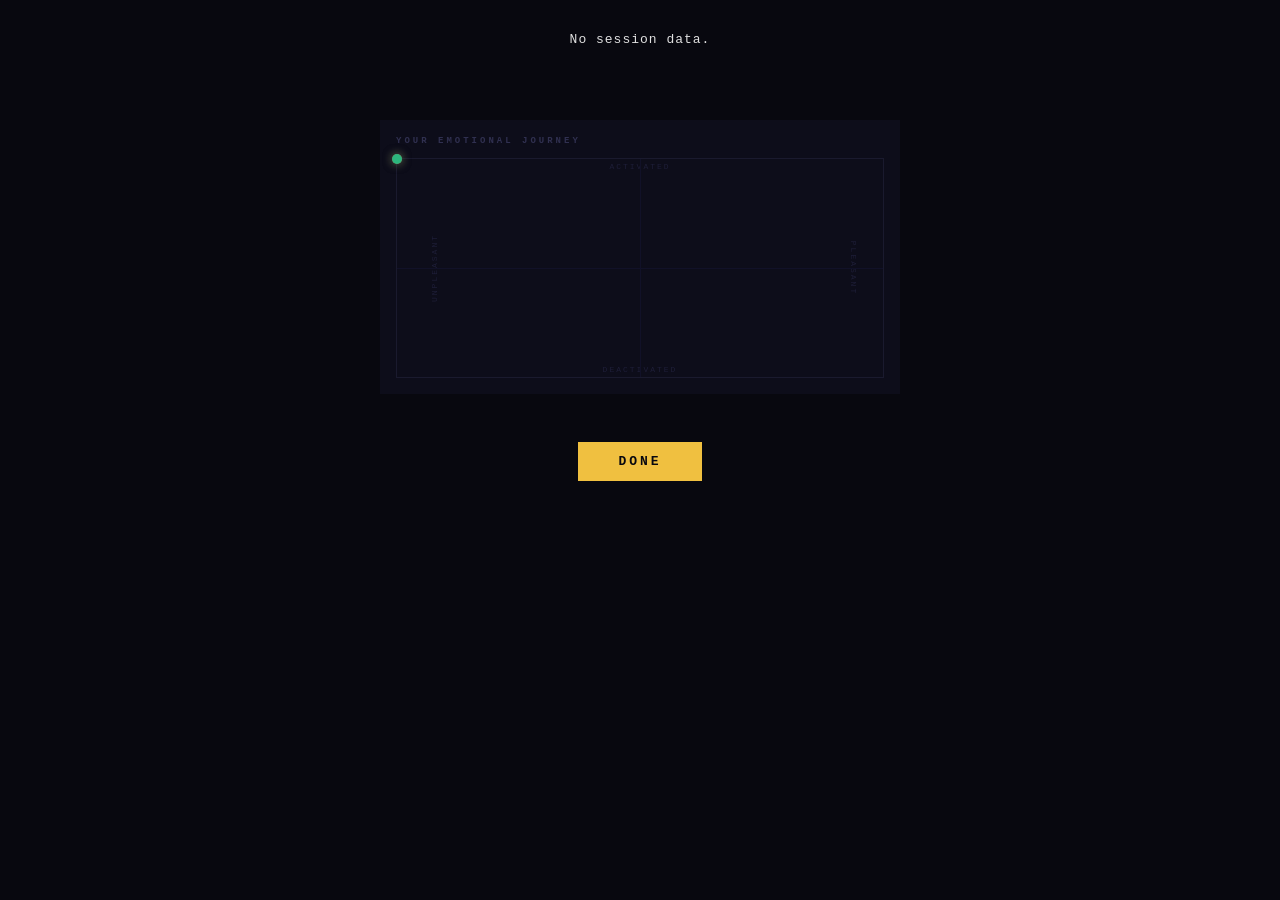
<file: extension/lemon/lemon.html>
<!DOCTYPE html>
<html>
<head>
  <meta charset="UTF-8">
  <link rel="stylesheet" href="lemon.css">
</head>
<body>
  <div id="lemon-reveal">
    <div class="container">

      <div id="ascii-art" class="ascii-container"></div>
      <p id="state-label" class="state-label"></p>

      <blockquote id="narrative-summary" class="narrative"></blockquote>

      <div class="emotion-journey">
        <h3>YOUR EMOTIONAL JOURNEY</h3>
        <div class="journey-map" id="journey-map">
          <div class="axis-label top">ACTIVATED</div>
          <div class="axis-label bottom">DEACTIVATED</div>
          <div class="axis-label left">UNPLEASANT</div>
          <div class="axis-label right">PLEASANT</div>
          <div class="crosshair-h"></div>
          <div class="crosshair-v"></div>
          <svg id="journey-svg" class="journey-svg"></svg>
          <div id="dot-before" class="journey-dot before" title="Before"></div>
          <div id="dot-after"  class="journey-dot after"  title="After"></div>
          <div id="label-before" class="journey-dot-label before-label"></div>
          <div id="label-after"  class="journey-dot-label after-label"></div>
        </div>
      </div>

      <div id="content-analysis" class="content-analysis" style="display:none">
        <h3>CONTENT CONSUMED</h3>
        <div class="content-stats">
          <span id="videos-count"></span>
          <span id="dominant-badge" class="dominant-badge"></span>
        </div>
        <div id="sentiment-breakdown" class="sentiment-breakdown"></div>
        <p id="content-vs-experience" class="content-insight"></p>
      </div>

      <p id="observation-question" class="observation"></p>

      <button id="done">DONE</button>
    </div>
  </div>
  <script src="../storage.js"></script>
  <script src="lemon.js"></script>
</body>
</html>
</file>
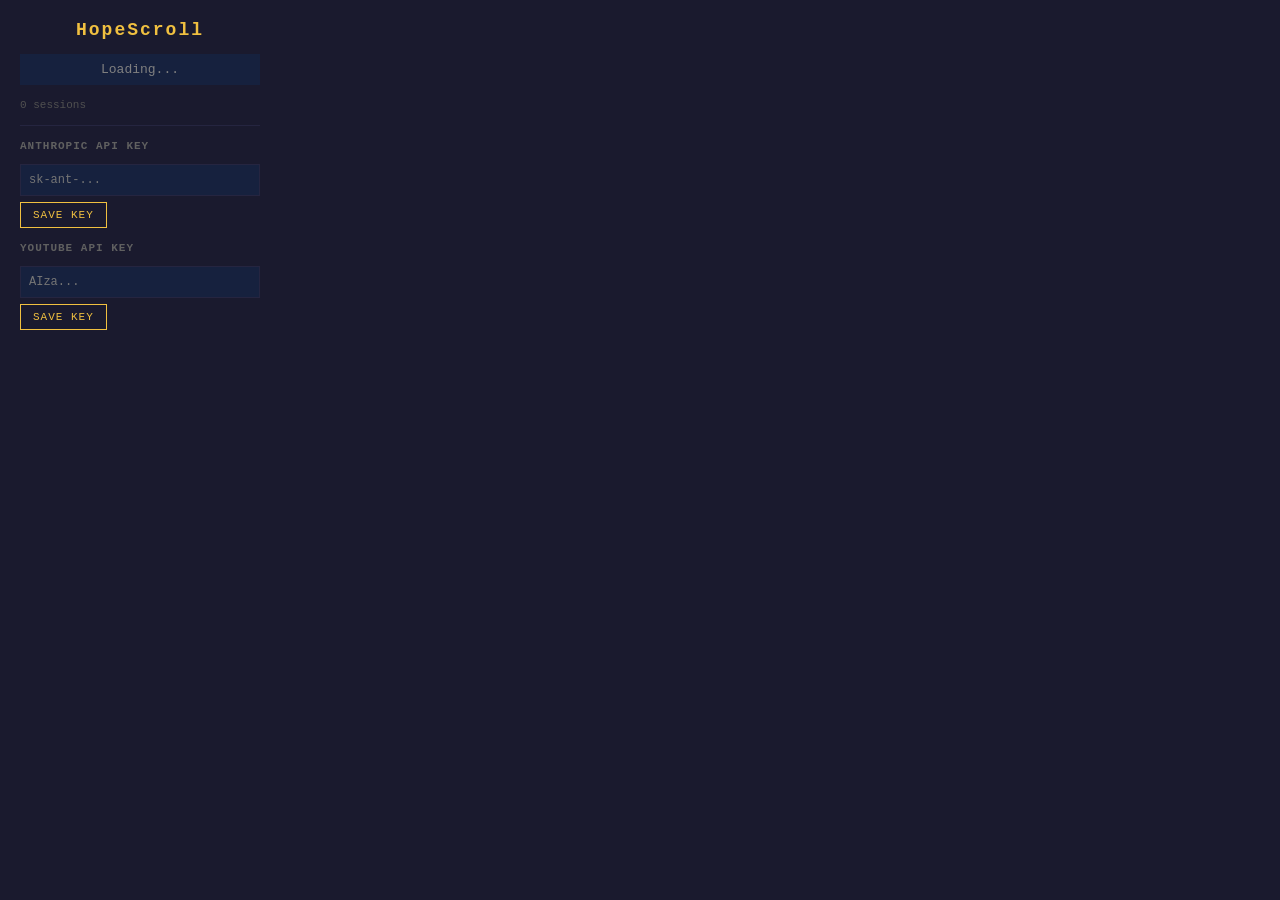
<file: extension/popup/popup.html>
<!DOCTYPE html>
<html>
<head>
  <meta charset="UTF-8">
  <link rel="stylesheet" href="popup.css">
</head>
<body>
  <div class="container">
    <h1>HopeScroll</h1>

    <div class="status-section">
      <div id="session-status" class="status-badge">Loading...</div>
      <button id="open-journal" class="btn-primary" style="display:none">OPEN JOURNAL</button>
    </div>

    <div class="stats">
      <span id="total-sessions">0 sessions</span>
      <span id="streak"></span>
    </div>

    <div class="divider"></div>

    <div class="settings-section">
      <h2>Anthropic API Key</h2>
      <div id="key-saved-notice" class="key-notice" style="display:none"></div>
      <input type="password" id="api-key" placeholder="sk-ant-...">
      <div class="btn-row">
        <button id="save-key" class="btn-secondary">SAVE KEY</button>
        <span id="key-status" class="key-status"></span>
      </div>
    </div>

    <div class="settings-section">
      <h2>YouTube API Key</h2>
      <div id="yt-key-saved-notice" class="key-notice" style="display:none"></div>
      <input type="password" id="yt-api-key" placeholder="AIza...">
      <div class="btn-row">
        <button id="save-yt-key" class="btn-secondary">SAVE KEY</button>
        <span id="yt-key-status" class="key-status"></span>
      </div>
    </div>
  </div>
  <script src="popup.js"></script>
</body>
</html>
</file>
<file: extension/intention/intention.css>
* { margin: 0; padding: 0; box-sizing: border-box; }

body {
  font-family: 'Courier New', monospace;
  background: #08080f;
  color: #e0e0e0;
  height: 100vh;
  overflow: hidden;
  display: flex;
  align-items: center;
  justify-content: center;
}

.step {
  position: absolute;
  inset: 0;
  display: flex;
  flex-direction: column;
  align-items: center;
  justify-content: center;
  padding: 24px;
  opacity: 0;
  pointer-events: none;
  transition: opacity 0.5s ease;
}

.step.active {
  opacity: 1;
  pointer-events: all;
}

.prompt-label {
  font-size: 11px;
  letter-spacing: 5px;
  color: #404060;
  text-transform: uppercase;
  margin-bottom: 10px;
}

.selected-display {
  font-size: 22px;
  letter-spacing: 4px;
  color: #f0c040;
  text-transform: uppercase;
  min-height: 32px;
  margin-bottom: 18px;
  text-align: center;
}

.spectrum {
  position: relative;
  width: min(520px, 90vw);
  height: min(380px, 52vh);
  border: 1px solid #1a1a2e;
}

.crosshair-h {
  position: absolute;
  top: 50%; left: 0; right: 0;
  height: 1px;
  background: #14142a;
  pointer-events: none;
}

.crosshair-v {
  position: absolute;
  left: 50%; top: 0; bottom: 0;
  width: 1px;
  background: #14142a;
  pointer-events: none;
}

.axis-label {
  position: absolute;
  font-size: 9px;
  letter-spacing: 3px;
  color: #22223a;
  text-transform: uppercase;
  pointer-events: none;
}

.axis-label.top    { top: 4px;    left: 50%; transform: translateX(-50%); }
.axis-label.bottom { bottom: 4px; left: 50%; transform: translateX(-50%); }
.axis-label.left   { left: 4px;   top: 50%;  transform: translateY(-50%) rotate(-90deg); transform-origin: center; }
.axis-label.right  { right: 4px;  top: 50%;  transform: translateY(-50%) rotate(90deg);  transform-origin: center; }

.emotion-word {
  position: absolute;
  transform: translate(-50%, -50%);
  font-size: 11px;
  letter-spacing: 1.5px;
  text-transform: uppercase;
  cursor: pointer;
  transition: color 0.12s, letter-spacing 0.12s, text-shadow 0.12s;
  user-select: none;
  white-space: nowrap;
}

.emotion-word:hover {
  letter-spacing: 2.5px;
  filter: brightness(1.4);
}

.emotion-word.selected {
  font-size: 13px;
  letter-spacing: 3px;
  filter: brightness(1.6);
  text-shadow: 0 0 12px currentColor;
}

/* quadrant colors */
.q1 { color: #c0392b; }   /* activated / unpleasant — red */
.q2 { color: #7f5af0; }   /* deactivated / unpleasant — purple */
.q3 { color: #f0c040; }   /* activated / pleasant — yellow */
.q4 { color: #2cb67d; }   /* deactivated / pleasant — teal */

.cursor {
  position: absolute;
  width: 6px;
  height: 6px;
  background: #f0c040;
  border-radius: 50%;
  transform: translate(-50%, -50%);
  display: none;
  pointer-events: none;
  box-shadow: 0 0 8px #f0c040;
  transition: left 0.2s ease, top 0.2s ease;
}

/* ── number picker ── */
.count-row {
  display: flex;
  align-items: center;
  gap: 20px;
  margin: 16px 0 12px;
}

input[type="number"] {
  -moz-appearance: textfield;
  appearance: textfield;
  background: transparent;
  border: none;
  border-bottom: 2px solid #f0c040;
  color: #f0c040;
  font-family: 'Courier New', monospace;
  font-size: 52px;
  font-weight: bold;
  width: 100px;
  text-align: center;
  outline: none;
  letter-spacing: 4px;
}

input[type="number"]::-webkit-inner-spin-button,
input[type="number"]::-webkit-outer-spin-button { -webkit-appearance: none; }

.count-btn {
  background: transparent;
  border: 1px solid #303050;
  color: #505070;
  font-family: 'Courier New', monospace;
  font-size: 18px;
  width: 36px;
  height: 36px;
  cursor: pointer;
  transition: color 0.1s, border-color 0.1s;
  display: flex;
  align-items: center;
  justify-content: center;
}

.count-btn:hover { color: #f0c040; border-color: #f0c040; }

#lock-in {
  margin-top: 28px;
  background: transparent;
  color: #f0c040;
  border: 1px solid #f0c040;
  padding: 12px 36px;
  font-family: 'Courier New', monospace;
  font-size: 13px;
  font-weight: bold;
  letter-spacing: 3px;
  cursor: pointer;
  transition: background 0.15s, color 0.15s;
}

#lock-in:hover { background: #f0c040; color: #08080f; }

#begin-session {
  margin-top: 24px;
  background: #f0c040;
  color: #08080f;
  border: none;
  padding: 14px 40px;
  font-family: 'Courier New', monospace;
  font-size: 14px;
  font-weight: bold;
  letter-spacing: 3px;
  cursor: pointer;
  transition: background 0.15s, opacity 0.3s;
  text-transform: uppercase;
}

#begin-session:hover:not(:disabled) { background: #ffffff; }

#begin-session:disabled {
  opacity: 0;
  pointer-events: none;
}
</file>
<file: extension/journal/journal.css>
* { margin: 0; padding: 0; box-sizing: border-box; }

body {
  font-family: 'Courier New', monospace;
  background: #08080f;
  color: #e0e0e0;
  height: 100vh;
  display: flex;
  align-items: center;
  justify-content: center;
  overflow: hidden;
}

.step {
  display: flex;
  flex-direction: column;
  align-items: center;
  gap: 20px;
  width: min(540px, 90vw);
  padding: 40px 24px;
}

.prompt-label {
  font-size: 11px;
  letter-spacing: 5px;
  color: #404060;
  text-transform: uppercase;
  align-self: flex-start;
}

textarea {
  width: 100%;
  height: 44vh;
  min-height: 180px;
  background: #0d0d18;
  border: 1px solid #1a1a2e;
  border-left: 2px solid #f0c04028;
  color: #c0c0d0;
  font-family: 'Courier New', monospace;
  font-size: 14px;
  line-height: 1.8;
  padding: 20px 22px;
  resize: none;
  outline: none;
  transition: border-left-color 0.2s;
}

textarea:focus {
  border-left-color: #f0c040;
}

textarea::placeholder {
  color: #1e1e38;
  font-style: italic;
}

#see-lemon {
  align-self: stretch;
  background: #f0c040;
  color: #08080f;
  border: none;
  padding: 14px;
  font-family: 'Courier New', monospace;
  font-size: 14px;
  font-weight: bold;
  letter-spacing: 3px;
  cursor: pointer;
  transition: background 0.15s, opacity 0.2s;
  text-transform: uppercase;
  opacity: 0;
}

#see-lemon:not(:disabled) { opacity: 1; }
#see-lemon:hover:not(:disabled) { background: #ffffff; }
#see-lemon:disabled { pointer-events: none; }
</file>
<file: extension/lemon/lemon.css>
* { margin: 0; padding: 0; box-sizing: border-box; }

body {
  font-family: 'Courier New', monospace;
  background: #08080f;
  color: #e0e0e0;
  min-height: 100vh;
  display: flex;
  justify-content: center;
  padding: 32px 16px;
  overflow-y: auto;
}

#lemon-reveal { width: 100%; max-width: 520px; }

.container {
  display: flex;
  flex-direction: column;
  align-items: center;
  gap: 24px;
}

/* ── ASCII art ── */
.ascii-container {
  font-size: 13px;
  line-height: 1.25;
  text-align: center;
  white-space: pre;
  font-family: 'Courier New', monospace;
  letter-spacing: 1px;
}

.state-label {
  font-size: 13px;
  letter-spacing: 3px;
  text-transform: uppercase;
  color: #f0c040;
  text-align: center;
}

/* ── Narrative ── */
.narrative {
  font-size: 13px;
  color: #9090b0;
  font-style: italic;
  line-height: 1.7;
  border-left: 2px solid #f0c04055;
  padding-left: 14px;
  width: 100%;
}

/* ── Emotional journey map ── */
.emotion-journey {
  width: 100%;
  background: #0d0d1a;
  padding: 16px;
}

.emotion-journey h3 {
  font-size: 9px;
  letter-spacing: 3px;
  color: #303050;
  margin-bottom: 12px;
}

.journey-map {
  position: relative;
  width: 100%;
  height: 220px;
  border: 1px solid #1a1a2e;
}

.crosshair-h {
  position: absolute;
  top: 50%; left: 0; right: 0;
  height: 1px;
  background: #111128;
  pointer-events: none;
}

.crosshair-v {
  position: absolute;
  left: 50%; top: 0; bottom: 0;
  width: 1px;
  background: #111128;
  pointer-events: none;
}

.axis-label {
  position: absolute;
  font-size: 8px;
  letter-spacing: 2px;
  color: #1e1e38;
  text-transform: uppercase;
  pointer-events: none;
}

.axis-label.top    { top: 3px;    left: 50%; transform: translateX(-50%); }
.axis-label.bottom { bottom: 3px; left: 50%; transform: translateX(-50%); }
.axis-label.left   { left: 3px;   top: 50%;  transform: translateY(-50%) rotate(-90deg); }
.axis-label.right  { right: 3px;  top: 50%;  transform: translateY(-50%) rotate(90deg); }

.journey-svg {
  position: absolute;
  inset: 0;
  width: 100%;
  height: 100%;
  overflow: visible;
  pointer-events: none;
}

.journey-dot {
  position: absolute;
  width: 10px;
  height: 10px;
  border-radius: 50%;
  transform: translate(-50%, -50%);
  pointer-events: none;
}

.journey-dot.before {
  background: #c0392b;
  box-shadow: 0 0 10px #c0392b88;
}

.journey-dot.after {
  background: #2cb67d;
  box-shadow: 0 0 10px #2cb67d88;
}

.journey-dot-label {
  position: absolute;
  font-size: 9px;
  letter-spacing: 1px;
  text-transform: uppercase;
  transform: translate(-50%, 8px);
  white-space: nowrap;
  pointer-events: none;
}

.journey-dot-label.before-label { color: #c0392b; }
.journey-dot-label.after-label  { color: #2cb67d; }

/* ── Content analysis ── */
.content-analysis {
  width: 100%;
  background: #0d0d1a;
  padding: 16px;
}

.content-analysis h3 {
  font-size: 9px;
  letter-spacing: 3px;
  color: #303050;
  margin-bottom: 10px;
}

.content-stats {
  display: flex;
  align-items: center;
  gap: 10px;
  margin-bottom: 10px;
}

#videos-count { font-size: 12px; color: #808090; }

.dominant-badge {
  font-size: 10px;
  font-weight: bold;
  padding: 2px 8px;
  background: #16162a;
  color: #f0c040;
  letter-spacing: 2px;
}

.sentiment-breakdown {
  display: flex;
  flex-wrap: wrap;
  gap: 6px;
  margin-bottom: 10px;
}

.breakdown-item {
  font-size: 11px;
  color: #606070;
  background: #111122;
  padding: 2px 8px;
}

.content-insight {
  font-size: 12px;
  color: #9090a0;
  font-style: italic;
  line-height: 1.6;
  border-left: 2px solid #30305055;
  padding-left: 10px;
}

/* ── Observation ── */
.observation {
  font-size: 13px;
  color: #f0c040;
  font-style: italic;
  line-height: 1.6;
  text-align: center;
  width: 100%;
  opacity: 0.85;
}

/* ── Done button ── */
#done {
  background: #f0c040;
  color: #08080f;
  border: none;
  padding: 12px 40px;
  font-family: 'Courier New', monospace;
  font-size: 13px;
  font-weight: bold;
  letter-spacing: 3px;
  cursor: pointer;
  transition: background 0.15s;
}

#done:hover { background: #ffffff; }
</file>
<file: extension/popup/popup.css>
* { margin: 0; padding: 0; box-sizing: border-box; }

body {
  font-family: 'Courier New', monospace;
  background: #1a1a2e;
  color: #e0e0e0;
  width: 280px;
}

.container {
  padding: 20px;
  display: flex;
  flex-direction: column;
  gap: 14px;
}

h1 {
  font-size: 18px;
  color: #f0c040;
  text-align: center;
  letter-spacing: 2px;
}

h2 {
  font-size: 11px;
  color: #606060;
  text-transform: uppercase;
  letter-spacing: 1px;
  margin-bottom: 6px;
}

.status-section {
  display: flex;
  flex-direction: column;
  gap: 8px;
}

.status-badge {
  background: #16213e;
  color: #808080;
  padding: 8px 12px;
  font-size: 13px;
  text-align: center;
}

.status-badge.active {
  color: #f0c040;
  border: 1px solid #f0c04033;
}

.stats {
  display: flex;
  justify-content: space-between;
  font-size: 11px;
  color: #505050;
}

.stats #streak {
  color: #f0c040;
}

.divider {
  height: 1px;
  background: #252540;
}

.settings-section {
  display: flex;
  flex-direction: column;
  gap: 6px;
}

.key-notice {
  font-size: 11px;
  color: #4caf7d;
  background: #1a2e1a;
  padding: 4px 8px;
}

input[type="password"] {
  background: #16213e;
  border: 1px solid #252540;
  color: #e0e0e0;
  font-family: 'Courier New', monospace;
  font-size: 12px;
  padding: 8px;
  width: 100%;
  outline: none;
}

input[type="password"]:focus {
  border-color: #f0c040;
}

.btn-row {
  display: flex;
  align-items: center;
  gap: 8px;
}

.btn-primary {
  background: #f0c040;
  color: #1a1a2e;
  border: none;
  padding: 10px;
  font-family: 'Courier New', monospace;
  font-size: 14px;
  font-weight: bold;
  cursor: pointer;
  width: 100%;
  letter-spacing: 1px;
  transition: background 0.15s;
}

.btn-primary:hover { background: #ffffff; }

.btn-secondary {
  background: transparent;
  color: #f0c040;
  border: 1px solid #f0c040;
  padding: 6px 12px;
  font-family: 'Courier New', monospace;
  font-size: 11px;
  cursor: pointer;
  letter-spacing: 1px;
  transition: background 0.15s;
}

.btn-secondary:hover { background: #f0c04015; }

.key-status {
  font-size: 11px;
  color: #4caf7d;
}

.key-status.error { color: #e57373; }
</file>
